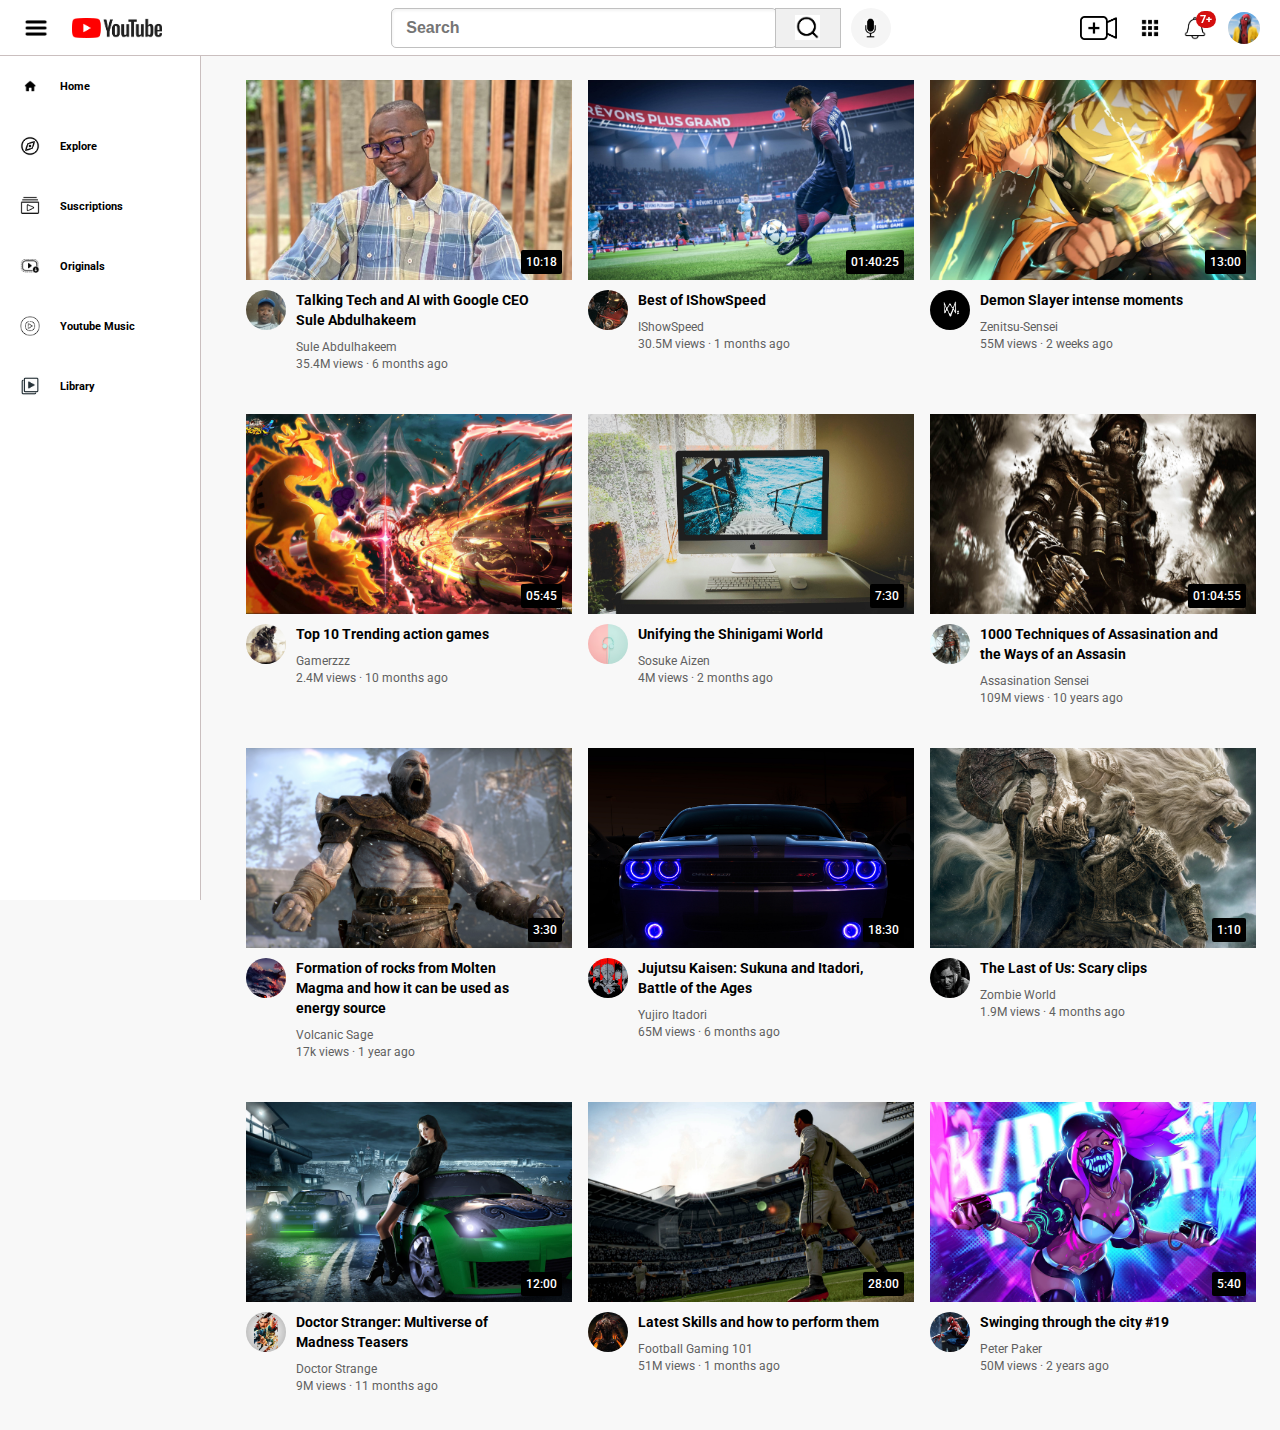
<file: index.html>
<!DOCTYPE html>
<html>
  <head>
    <title>Youtube.com</title>
    <link rel="stylesheet" href="/index.css">
    <link rel="preconnect" href="https://fonts.googleapis.com">
  <link rel="preconnect" href="https://fonts.gstatic.com" crossorigin>
  <link href="https://fonts.googleapis.com/css2?family=Roboto:ital,wght@0,100;0,300;0,400;0,500;0,700;0,900;1,100;1,300;1,400;1,500;1,700;1,900&display=swap" rel="stylesheet">
  </head>
  <body>
    <header class="header">
      <div class="left-section">
        <img class="hamburger-menu" src="/hamburger menu download.png">
        <img class="youtube-logo" src="/youtube icon download (1).png">
      </div>
      <div class="middle-section">
        <input class="search-bar" type="text" placeholder=" Search">
        <button class="search-button">
          <img class="search-icon" src="/search download (1).png">
          <div class="tooltips1">Search</div>
        </button>
        <button class="voice-search-button">
          <img class="voice-search-icon" src="/reocrder download (1).png">
          <div class="tooltips1">Search with your voice</div>
        </button>
      </div>
      <div class="right-section">
        <div class="upload-icon-container">
          <img class="upload-icon" src="/add video download (1).png">
          <div class="tooltips">Create</div>
        </div> 
        <div class="upload-icon-container">
          <img class="upload-icon" src="/google-apps- download (1).png">
          <div class="tooltips">YouTube apps</div>
        </div>
        <div class="upload-icon-container">
          <img class="upload-icon" src="/notification download (1).png">
          <div style="
          background-color: rgb(212, 14, 14);
          color: white;
          border-radius:  10px;
          font-family: Roboto, Georgia;
          font-size: 11px;
          font-weight: bold;
          padding-inline: 4px;
          padding-block: 2px;
          position: absolute;
          top: -5px;
          right: -5px;
          ">7+</div>
          <div class="tooltips">Notifications</div>
        </div>
        <img class="current-user-picture" src="/wallpaperflare.com_wallpaper 2.jpg">
      </div>
    </header>
    <nav class="sidebar">
      <div class="sidebar-box">
        <img class="sidebar-icons" src="/home-icon.png">
        <div>Home</div>
      </div>
      <div class="sidebar-box">
        <img class="sidebar-icons" src="/explore-icon.jpeg">
        <div>Explore</div>
      </div>
      <div class="sidebar-box">
        <img class="sidebar-icons" src="/video- suscription-icon.png">
        <div>Suscriptions</div>
      </div>
      <div class="sidebar-box">
        <img class="sidebar-icons" src="/original-icon.png">
        <div>Originals</div>
      </div>
      <div class="sidebar-box">
        <img class="sidebar-icons" src="/youtube-music-icon.png">
        <div>Youtube Music</div>
      </div>
      <div class="sidebar-box">
        <img class="sidebar-icons" src="/library-icon.png">
        <div>Library</div>
      </div>
    </nav>

    <main>
      <div class="video-grid">
        <div class="video-preview">
          <div class="thumbnail-row">
            <img class="thumbnail" src="/WhatsApp Image.jpg">
            <div class="time-position">
              10:18
            </div>
          </div>
          <div class="video-info-grid">
            <div class="channel-picture">
              <img class="profile-picture" src="/IMG_8974.PNG">
              <div class="video-author-info">
                <div>
                  <img class="video-author-profile-picture" src="/IMG_8974.PNG">
                </div>
                <div>
                  <div>
                    <p class="video-author-name">Sule Abdulhakeem</p>
                  </div>
                  <div>
                    <p class="video-author-subscribers">80M subscribers</p>
                  </div>
                </div>
              </div>
            </div>
            <div class="video-info">
              <div>
                <p class="video-title">Talking Tech and AI with Google CEO Sule Abdulhakeem</p>
              </div>
              <div>
                <p class="video-author">Sule Abdulhakeem</p>
              </div>
              <div> 
                <p class="video-stats">35.4M views &#183; 6 months ago</p>
              </div>    
            </div>  
          </div>
        </div>
        <div class="video-preview">
          <div class="thumbnail-row">
            <img class="thumbnail" src="/1037.jpg">
            <div class="time-position">
              01:40:25
            </div>
          </div>
          <div class="video-info-grid">
            <div class="channel-picture">
              <img class="profile-picture" src="/011114.jpg">
              <div class="video-author-info">
                <div>
                  <img class="video-author-profile-picture" src="/011114.jpg">
                </div>
                <div>
                  <div>
                    <p class="video-author-name">IShowSpeed</p>
                  </div>
                  <div>
                    <p class="video-author-subscribers">45M subscribers</p>
                  </div>
                </div>
              </div>
            </div>
            <div class="video-info">
              <div>
                <p class="video-title">Best of IShowSpeed</p>
              </div>
              <div>
                <p class="video-author">IShowSpeed</p>
              </div>
              <div> 
                <p class="video-stats">30.5M views &#183; 1 months ago</p>
              </div>    
            </div>  
          </div>
        </div>
        <div class="video-preview">
          <div class="thumbnail-row">
            <img class="thumbnail" src="/1236.jpg">
            <div class="time-position">
              13:00
            </div>
          </div>
          <div class="video-info-grid">
            <div class="channel-picture">
              <img class="profile-picture" src="/863049.jpg">
              <div class="video-author-info">
                <div>
                  <img class="video-author-profile-picture" src="/863049.jpg">
                </div>
                <div>
                  <div>
                    <p class="video-author-name">Zenitsu-Sensei</p>
                  </div>
                  <div>
                    <p class="video-author-subscribers">5M subscribers</p>
                  </div>
                </div>
              </div>
            </div>
            <div class="video-info">
              <div>
                <p class="video-title">Demon Slayer intense moments</p>
              </div>
              <div>
                <p class="video-author">Zenitsu-Sensei</p>
              </div>
              <div> 
                <p class="video-stats">55M views &#183; 2 weeks ago</p>
              </div>    
            </div>  
          </div>
        </div>
        <div class="video-preview">
          <div class="thumbnail-row">
            <img class="thumbnail" src="/678440.jpg">
            <div class="time-position">
              05:45
            </div>
          </div>
          <div class="video-info-grid">
            <div class="channel-picture">
              <img class="profile-picture" src="/cod (3).jpg">
              <div class="video-author-info">
                <div>
                  <img class="video-author-profile-picture" src="/cod (3).jpg">
                </div>
                <div>
                  <div>
                    <p class="video-author-name">Gamerzzz</p>
                  </div>
                  <div>
                    <p class="video-author-subscribers">35M subscribers</p>
                  </div>
                </div>
              </div>
            </div>
            <div class="video-info">
              <div>
                <p class="video-title">Top 10 Trending action games</p>
              </div>
              <div>
                <p class="video-author">Gamerzzz</p>
              </div>
              <div> 
                <p class="video-stats">2.4M views &#183; 10 months ago</p>
              </div>    
            </div>  
          </div>
        </div>
        <div class="video-preview">
          <div class="thumbnail-row">
            <img class="thumbnail" src="/pexels-hangphe-2661929.jpg">
            <div class="time-position">
              7:30
            </div>
          </div>
          <div class="video-info-grid">
            <div class="channel-picture">
              <img class="profile-picture" src="/pexels-moose-photos-1037992.jpg">
              <div class="video-author-info">
                <div>
                  <img class="video-author-profile-picture" src="/pexels-moose-photos-1037992.jpg">
                </div>
                <div>
                  <div>
                    <p class="video-author-name">Sosuke Aizen</p>
                  </div>
                  <div>
                    <p class="video-author-subscribers">7.5M subscribers</p>
                  </div>
                </div>
              </div>
            </div>
            <div class="video-info">
              <div>
                <p class="video-title">Unifying the Shinigami World</p>
              </div>
              <div>
                <p class="video-author">Sosuke Aizen</p>
              </div>
              <div> 
                <p class="video-stats">4M views &#183; 2 months ago</p>
              </div>    
            </div>  
          </div>
        </div>
        <div class="video-preview">
          <div class="thumbnail-row">
            <img class="thumbnail" src="/602005.jpg">
            <div class="time-position">
              01:04:55
            </div>
          </div>
          <div class="video-info-grid">
            <div class="channel-picture">
              <img class="profile-picture" src="/419787.jpg">
              <div class="video-author-info">
                <div>
                  <img class="video-author-profile-picture" src="/419787.jpg">
                </div>
                <div>
                  <div>
                    <p class="video-author-name">Assasination Sensei</p>
                  </div>
                  <div>
                    <p class="video-author-subscribers">205M subscribers</p>
                  </div>
                </div>
              </div>
            </div>
            <div class="video-info">
              <div>
                <p class="video-title">1000 Techniques of Assasination and the Ways of an Assasin </p>
              </div>
              <div>
                <p class="video-author">Assasination Sensei</p>
              </div>
              <div>
                <p class="video-stats">109M views &#183; 10 years ago</p>
              </div>
            </div>
          </div>
        </div>
        <div class="video-preview">
          <div class="thumbnail-row">
            <img class="thumbnail" src="/716163.png">
            <div class="time-position">
              3:30
            </div>
          </div>
          <div class="video-info-grid">
            <div class="channel-picture">
              <img class="profile-picture" src="/9.jpg">
              <div class="video-author-info">
                <div>
                  <img class="video-author-profile-picture" src="/9.jpg">
                </div>
                <div>
                  <div>
                    <p class="video-author-name">Volcanic Sage</p>
                  </div>
                  <div>
                    <p class="video-author-subscribers">5.5M subscribers</p>
                  </div>
                </div>
              </div>
            </div>
            <div class="video-info">
              <div>
                <p class="video-title">Formation of rocks from Molten Magma and how it can be used as energy source</p>
              </div>
              <div>
                <p class="video-author">Volcanic Sage</p>
              </div>
              <div> 
                <p class="video-stats">17k views &#183; 1 year ago</p>
              </div>    
            </div>  
          </div>
        </div>
        <div class="video-preview">
          <div class="thumbnail-row">
            <img class="thumbnail" src="/13.jpg">
            <div class="time-position">
              18:30
            </div>
          </div>
          <div class="video-info-grid">
            <div class="channel-picture">
              <img class="profile-picture" src="/1.jpg">
              <div class="video-author-info">
                <div>
                  <img class="video-author-profile-picture" src="/1.jpg">
                </div>
                <div>
                  <div>
                    <p class="video-author-name">Yujiro Itadori</p>
                  </div>
                  <div>
                    <p class="video-author-subscribers">77.7M subscribers</p>
                  </div>
                </div>
              </div>
            </div>
            <div class="video-info">
              <div>
                <p class="video-title">Jujutsu Kaisen: Sukuna and Itadori, Battle of the Ages</p>
              </div>
              <div>
                <p class="video-author">Yujiro Itadori</p>
              </div>
              <div> 
                <p class="video-stats">65M views &#183; 6 months ago</p>
              </div>    
            </div>  
          </div>
        </div>
        <div class="video-preview">
          <div class="thumbnail-row">
            <img class="thumbnail" src="/105.jpg">
            <div class="time-position">
              1:10
            </div>
          </div>
          <div class="video-info-grid">
            <div class="channel-picture">
              <img class="profile-picture" src="/1148017.png">
              <div class="video-author-info">
                <div>
                  <img class="video-author-profile-picture" src="/1148017.png">
                </div>
                <div>
                  <div>
                    <p class="video-author-name">Zombie World</p>
                  </div>
                  <div>
                    <p class="video-author-subscribers">750K subscribers</p>
                  </div>
                </div>
              </div>
            </div>
            <div class="video-info">
              <div>
                <p class="video-title">The Last of Us: Scary clips</p>
              </div>
              <div>
                <p class="video-author">Zombie World</p>
              </div>
              <div>
                <p class="video-stats">1.9M views &#183; 4 months ago</p>
              </div>
            </div>
          </div>
        </div>
        <div class="video-preview">
          <div class="thumbnail-row">
            <img class="thumbnail" src="/91081.jpg">
            <div class="time-position">
              12:00
            </div>
          </div>
          <div class="video-info-grid">
            <div class="channel-picture">
              <img class="profile-picture" src="/011117.jpg">
              <div class="video-author-info">
                <div>
                  <img class="video-author-profile-picture" src="/011117.jpg">
                </div>
                <div>
                  <div>
                    <p class="video-author-name">Doctor Strange</p>
                  </div>
                  <div>
                    <p class="video-author-subscribers">21M subscribers</p>
                  </div>
                </div>
              </div>
            </div>
            <div class="video-info">
              <div>
                <p class="video-title">Doctor Stranger: Multiverse of Madness Teasers</p>
              </div>
              <div>
                <p class="video-author">Doctor Strange</p>
              </div>
              <div>
                <p class="video-stats">9M views &#183; 11 months ago</p>
              </div>
            </div>
          </div>
        </div>
        <div class="video-preview">
          <div class="thumbnail-row">
            <img class="thumbnail" src="/881644.jpg">
            <div class="time-position">
              28:00
            </div>
          </div>
          <div class="video-info-grid">
            <div class="channel-picture">
              <img class="profile-picture" src="/1103419.jpg">
              <div class="video-author-info">
                <div>
                  <img class="video-author-profile-picture" src="/1103419.jpg">
                </div>
                <div>
                  <div>
                    <p class="video-author-name">Football Gaming 101</p>
                  </div>
                  <div>
                    <p class="video-author-subscribers">69M subscribers</p>
                  </div>
                </div>
              </div>
            </div>
            <div class="video-info">
              <div>
                <p class="video-title">Latest Skills and how to perform them</p>
              </div>
              <div>
                <p class="video-author">Football Gaming 101</p>
              </div>
              <div>
                <p class="video-stats">51M views &#183; 1 months ago</p>
              </div>
            </div>
          </div>
        </div>
        <div class="video-preview">
          <div class="thumbnail-row">
            <img class="thumbnail" src="/1022.jpg">
            <div class="time-position">
              5:40
            </div>
          </div>
          <div class="video-info-grid">
            <div class="channel-picture">
              <img class="profile-picture" src="/1026.jpg">
              <div class="video-author-info">
                <div>
                  <img class="video-author-profile-picture" src="/1026.jpg">
                </div>
                <div>
                  <div>
                    <p class="video-author-name">Peter Paker</p>
                  </div>
                  <div>
                    <p class="video-author-subscribers">30.8M subscribers</p>
                  </div>
                </div>
              </div>
            </div>
            <div class="video-info">
              <div>
                <p class="video-title">Swinging through the city #19</p>
              </div>
              <div>
                <p class="video-author">Peter Paker</p>
              </div>
              <div>
                <p class="video-stats">50M views &#183; 2 years ago</p>
              </div>
            </div>
          </div>
        </div>
      </div>
    </main>    
  </body>
</html>
</file>
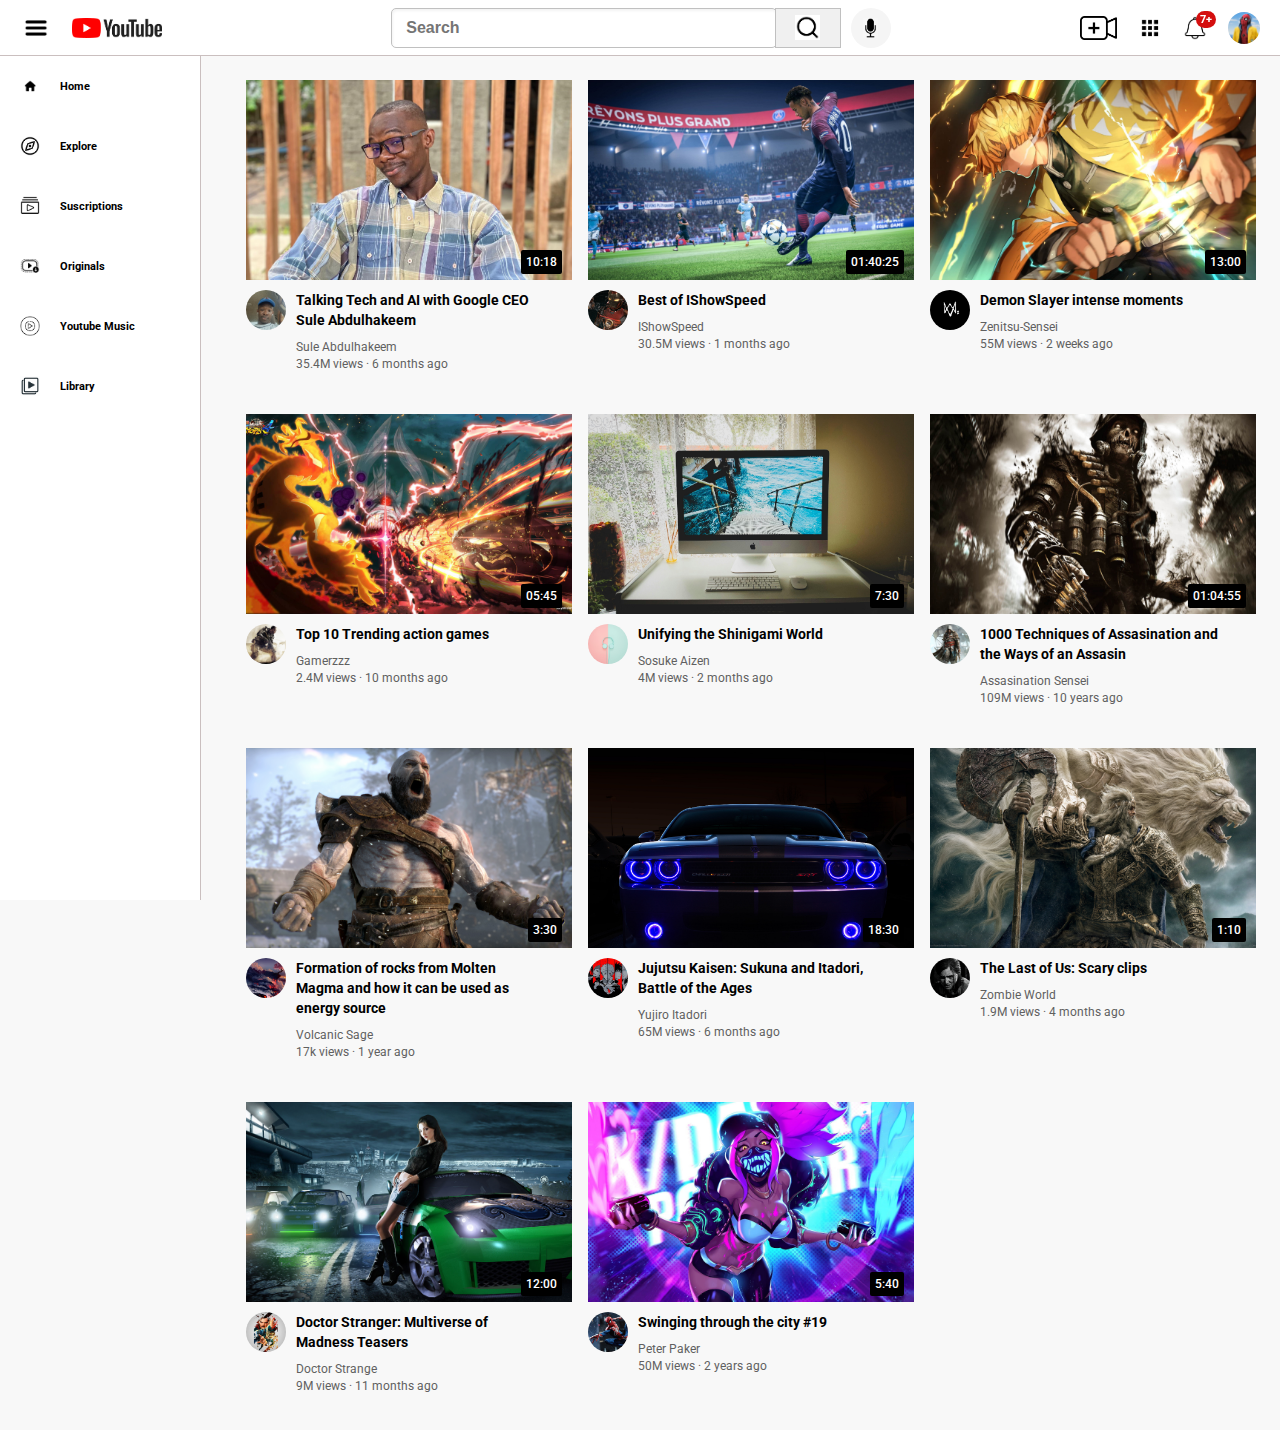
<file: pictures-trial.html>
<!DOCTYPE html>
<html>
  <head>
    <title>Youtube.com</title>
    <link rel="stylesheet" href="pictures-trial.css">
    <link rel="preconnect" href="https://fonts.googleapis.com">
  <link rel="preconnect" href="https://fonts.gstatic.com" crossorigin>
  <link href="https://fonts.googleapis.com/css2?family=Roboto:ital,wght@0,100;0,300;0,400;0,500;0,700;0,900;1,100;1,300;1,400;1,500;1,700;1,900&display=swap" rel="stylesheet">
  </head>
  <body>
    <header class="header">
      <div class="left-section">
        <img class="hamburger-menu" src="/hamburger menu download.png">
        <img class="youtube-logo" src="/youtube icon download (1).png">
      </div>
      <div class="middle-section">
        <input class="search-bar" type="text" placeholder=" Search">
        <button class="search-button">
          <img class="search-icon" src="/search download (1).png">
          <div class="tooltips1">Search</div>
        </button>
        <button class="voice-search-button">
          <img class="voice-search-icon" src="/reocrder download (1).png">
          <div class="tooltips1">Search with your voice</div>
        </button>
      </div>
      <div class="right-section">
        <div class="upload-icon-container">
          <img class="upload-icon" src="/add video download (1).png">
          <div class="tooltips">Create</div>
        </div> 
        <div class="upload-icon-container">
          <img class="upload-icon" src="/google-apps- download (1).png">
          <div class="tooltips">YouTube apps</div>
        </div>
        <div class="upload-icon-container">
          <img class="upload-icon" src="/notification download (1).png">
          <div style="
          background-color: rgb(212, 14, 14);
          color: white;
          border-radius:  10px;
          font-family: Roboto, Georgia;
          font-size: 11px;
          font-weight: bold;
          padding-inline: 4px;
          padding-block: 2px;
          position: absolute;
          top: -5px;
          right: -5px;
          ">7+</div>
          <div class="tooltips">Notifications</div>
        </div>
        <img class="current-user-picture" src="/wallpaperflare.com_wallpaper 2.jpg">
      </div>
    </header>
    <nav class="sidebar">
      <div class="sidebar-box">
        <img class="sidebar-icons" src="/home-icon.png">
        <div>Home</div>
      </div>
      <div class="sidebar-box">
        <img class="sidebar-icons" src="/explore-icon.jpeg">
        <div>Explore</div>
      </div>
      <div class="sidebar-box">
        <img class="sidebar-icons" src="/video- suscription-icon.png">
        <div>Suscriptions</div>
      </div>
      <div class="sidebar-box">
        <img class="sidebar-icons" src="/original-icon.png">
        <div>Originals</div>
      </div>
      <div class="sidebar-box">
        <img class="sidebar-icons" src="/youtube-music-icon.png">
        <div>Youtube Music</div>
      </div>
      <div class="sidebar-box">
        <img class="sidebar-icons" src="/library-icon.png">
        <div>Library</div>
      </div>
    </nav>

    <main>
      <div class="video-grid">
        <div class="video-preview">
          <div class="thumbnail-row">
            <img class="thumbnail" src="/WhatsApp Image.jpg">
            <div class="time-position">
              10:18
            </div>
          </div>
          <div class="video-info-grid">
            <div class="channel-picture">
              <img class="profile-picture" src="/IMG_8974.PNG">
              <div class="video-author-info">
                <div>
                  <img class="video-author-profile-picture" src="/IMG_8974.PNG">
                </div>
                <div>
                  <div>
                    <p class="video-author-name">Sule Abdulhakeem</p>
                  </div>
                  <div>
                    <p class="video-author-subscribers">80M subscribers</p>
                  </div>
                </div>
              </div>
            </div>
            <div class="video-info">
              <div>
                <p class="video-title">Talking Tech and AI with Google CEO Sule Abdulhakeem</p>
              </div>
              <div>
                <p class="video-author">Sule Abdulhakeem</p>
              </div>
              <div> 
                <p class="video-stats">35.4M views &#183; 6 months ago</p>
              </div>    
            </div>  
          </div>
        </div>
        <div class="video-preview">
          <div class="thumbnail-row">
            <img class="thumbnail" src="/1037.jpg">
            <div class="time-position">
              01:40:25
            </div>
          </div>
          <div class="video-info-grid">
            <div class="channel-picture">
              <img class="profile-picture" src="/011114.jpg">
              <div class="video-author-info">
                <div>
                  <img class="video-author-profile-picture" src="/011114.jpg">
                </div>
                <div>
                  <div>
                    <p class="video-author-name">IShowSpeed</p>
                  </div>
                  <div>
                    <p class="video-author-subscribers">45M subscribers</p>
                  </div>
                </div>
              </div>
            </div>
            <div class="video-info">
              <div>
                <p class="video-title">Best of IShowSpeed</p>
              </div>
              <div>
                <p class="video-author">IShowSpeed</p>
              </div>
              <div> 
                <p class="video-stats">30.5M views &#183; 1 months ago</p>
              </div>    
            </div>  
          </div>
        </div>
        <div class="video-preview">
          <div class="thumbnail-row">
            <img class="thumbnail" src="/1236.jpg">
            <div class="time-position">
              13:00
            </div>
          </div>
          <div class="video-info-grid">
            <div class="channel-picture">
              <img class="profile-picture" src="/863049.jpg">
              <div class="video-author-info">
                <div>
                  <img class="video-author-profile-picture" src="/863049.jpg">
                </div>
                <div>
                  <div>
                    <p class="video-author-name">Zenitsu-Sensei</p>
                  </div>
                  <div>
                    <p class="video-author-subscribers">5M subscribers</p>
                  </div>
                </div>
              </div>
            </div>
            <div class="video-info">
              <div>
                <p class="video-title">Demon Slayer intense moments</p>
              </div>
              <div>
                <p class="video-author">Zenitsu-Sensei</p>
              </div>
              <div> 
                <p class="video-stats">55M views &#183; 2 weeks ago</p>
              </div>    
            </div>  
          </div>
        </div>
        <div class="video-preview">
          <div class="thumbnail-row">
            <img class="thumbnail" src="/678440.jpg">
            <div class="time-position">
              05:45
            </div>
          </div>
          <div class="video-info-grid">
            <div class="channel-picture">
              <img class="profile-picture" src="/cod (3).jpg">
              <div class="video-author-info">
                <div>
                  <img class="video-author-profile-picture" src="/cod (3).jpg">
                </div>
                <div>
                  <div>
                    <p class="video-author-name">Gamerzzz</p>
                  </div>
                  <div>
                    <p class="video-author-subscribers">35M subscribers</p>
                  </div>
                </div>
              </div>
            </div>
            <div class="video-info">
              <div>
                <p class="video-title">Top 10 Trending action games</p>
              </div>
              <div>
                <p class="video-author">Gamerzzz</p>
              </div>
              <div> 
                <p class="video-stats">2.4M views &#183; 10 months ago</p>
              </div>    
            </div>  
          </div>
        </div>
        <div class="video-preview">
          <div class="thumbnail-row">
            <img class="thumbnail" src="/pexels-hangphe-2661929.jpg">
            <div class="time-position">
              7:30
            </div>
          </div>
          <div class="video-info-grid">
            <div class="channel-picture">
              <img class="profile-picture" src="/pexels-moose-photos-1037992.jpg">
              <div class="video-author-info">
                <div>
                  <img class="video-author-profile-picture" src="/pexels-moose-photos-1037992.jpg">
                </div>
                <div>
                  <div>
                    <p class="video-author-name">Sosuke Aizen</p>
                  </div>
                  <div>
                    <p class="video-author-subscribers">7.5M subscribers</p>
                  </div>
                </div>
              </div>
            </div>
            <div class="video-info">
              <div>
                <p class="video-title">Unifying the Shinigami World</p>
              </div>
              <div>
                <p class="video-author">Sosuke Aizen</p>
              </div>
              <div> 
                <p class="video-stats">4M views &#183; 2 months ago</p>
              </div>    
            </div>  
          </div>
        </div>
        <div class="video-preview">
          <div class="thumbnail-row">
            <img class="thumbnail" src="/602005.jpg">
            <div class="time-position">
              01:04:55
            </div>
          </div>
          <div class="video-info-grid">
            <div class="channel-picture">
              <img class="profile-picture" src="/419787.jpg">
              <div class="video-author-info">
                <div>
                  <img class="video-author-profile-picture" src="/419787.jpg">
                </div>
                <div>
                  <div>
                    <p class="video-author-name">Assasination Sensei</p>
                  </div>
                  <div>
                    <p class="video-author-subscribers">205M subscribers</p>
                  </div>
                </div>
              </div>
            </div>
            <div class="video-info">
              <div>
                <p class="video-title">1000 Techniques of Assasination and the Ways of an Assasin </p>
              </div>
              <div>
                <p class="video-author">Assasination Sensei</p>
              </div>
              <div>
                <p class="video-stats">109M views &#183; 10 years ago</p>
              </div>
            </div>
          </div>
        </div>
        <div class="video-preview">
          <div class="thumbnail-row">
            <img class="thumbnail" src="/716163.png">
            <div class="time-position">
              3:30
            </div>
          </div>
          <div class="video-info-grid">
            <div class="channel-picture">
              <img class="profile-picture" src="/9.jpg">
              <div class="video-author-info">
                <div>
                  <img class="video-author-profile-picture" src="/9.jpg">
                </div>
                <div>
                  <div>
                    <p class="video-author-name">Volcanic Sage</p>
                  </div>
                  <div>
                    <p class="video-author-subscribers">5.5M subscribers</p>
                  </div>
                </div>
              </div>
            </div>
            <div class="video-info">
              <div>
                <p class="video-title">Formation of rocks from Molten Magma and how it can be used as energy source</p>
              </div>
              <div>
                <p class="video-author">Volcanic Sage</p>
              </div>
              <div> 
                <p class="video-stats">17k views &#183; 1 year ago</p>
              </div>    
            </div>  
          </div>
        </div>
        <div class="video-preview">
          <div class="thumbnail-row">
            <img class="thumbnail" src="/13.jpg">
            <div class="time-position">
              18:30
            </div>
          </div>
          <div class="video-info-grid">
            <div class="channel-picture">
              <img class="profile-picture" src="/1.jpg">
              <div class="video-author-info">
                <div>
                  <img class="video-author-profile-picture" src="/1.jpg">
                </div>
                <div>
                  <div>
                    <p class="video-author-name">Yujiro Itadori</p>
                  </div>
                  <div>
                    <p class="video-author-subscribers">77.7M subscribers</p>
                  </div>
                </div>
              </div>
            </div>
            <div class="video-info">
              <div>
                <p class="video-title">Jujutsu Kaisen: Sukuna and Itadori, Battle of the Ages</p>
              </div>
              <div>
                <p class="video-author">Yujiro Itadori</p>
              </div>
              <div> 
                <p class="video-stats">65M views &#183; 6 months ago</p>
              </div>    
            </div>  
          </div>
        </div>
        <div class="video-preview">
          <div class="thumbnail-row">
            <img class="thumbnail" src="/105.jpg">
            <div class="time-position">
              1:10
            </div>
          </div>
          <div class="video-info-grid">
            <div class="channel-picture">
              <img class="profile-picture" src="/1148017.png">
              <div class="video-author-info">
                <div>
                  <img class="video-author-profile-picture" src="/1148017.png">
                </div>
                <div>
                  <div>
                    <p class="video-author-name">Zombie World</p>
                  </div>
                  <div>
                    <p class="video-author-subscribers">750K subscribers</p>
                  </div>
                </div>
              </div>
            </div>
            <div class="video-info">
              <div>
                <p class="video-title">The Last of Us: Scary clips</p>
              </div>
              <div>
                <p class="video-author">Zombie World</p>
              </div>
              <div>
                <p class="video-stats">1.9M views &#183; 4 months ago</p>
              </div>
            </div>
          </div>
        </div>
        <div class="video-preview">
          <div class="thumbnail-row">
            <img class="thumbnail" src="/91081.jpg">
            <div class="time-position">
              12:00
            </div>
          </div>
          <div class="video-info-grid">
            <div class="channel-picture">
              <img class="profile-picture" src="/011117.jpg">
              <div class="video-author-info">
                <div>
                  <img class="video-author-profile-picture" src="/011117.jpg">
                </div>
                <div>
                  <div>
                    <p class="video-author-name">Doctor Strange</p>
                  </div>
                  <div>
                    <p class="video-author-subscribers">21M subscribers</p>
                  </div>
                </div>
              </div>
            </div>
            <div class="video-info">
              <div>
                <p class="video-title">Doctor Stranger: Multiverse of Madness Teasers</p>
              </div>
              <div>
                <p class="video-author">Doctor Strange</p>
              </div>
              <div>
                <p class="video-stats">9M views &#183; 11 months ago</p>
              </div>
            </div>
          </div>
        </div>
        <div class="video-preview">
          <div class="thumbnail-row">
            <img class="thumbnail" src="/1022.jpg">
            <div class="time-position">
              5:40
            </div>
          </div>
          <div class="video-info-grid">
            <div class="channel-picture">
              <img class="profile-picture" src="/1026.jpg">
              <div class="video-author-info">
                <div>
                  <img class="video-author-profile-picture" src="/1026.jpg">
                </div>
                <div>
                  <div>
                    <p class="video-author-name">Peter Paker</p>
                  </div>
                  <div>
                    <p class="video-author-subscribers">30.8M subscribers</p>
                  </div>
                </div>
              </div>
            </div>
            <div class="video-info">
              <div>
                <p class="video-title">Swinging through the city #19</p>
              </div>
              <div>
                <p class="video-author">Peter Paker</p>
              </div>
              <div>
                <p class="video-stats">50M views &#183; 2 years ago</p>
              </div>
            </div>
          </div>
        </div>
      </div>
    </main>    
  </body>
</html>
</file>
<file: index.css>
p{
  font-family: Roboto, Georgia;
}
body{
  /* this style below will be inherited*/
  font-family: Roboto, Georgia;
  margin: 0px;
  padding-top: 80px;
  padding-left: 96px;
  padding-right: 24px;
  background-color: rgba(248, 248, 248);
}
@media(max-width:1200px){
  .sidebar{
    background-color: white;
    display: flex;
    flex-direction: column;
    position: fixed;
    left: 0;
    bottom: 0;
    top: 56px;
    width: 72px;
    border-right: 1px solid #c4b8b8e5;
    z-index: 1;
  }
  .sidebar-box{
    height: 91px;
    display: flex;
    flex-direction: column;
    justify-content: center;
    align-items: center;
    text-align: center;
    color: black;
    font-size: 11px;
    font-weight: bold;
  }
  .sidebar-box:hover{
    background-color: lightgray;
    cursor: pointer;
  }
  .sidebar-icons{
    height: 30px;
    margin-bottom: 4px;
  }
}
@media(min-width:1200.1px){
  .sidebar{
    background-color: white;
    display: flex;
    flex-direction: column;
    position: fixed;
    left: 0;
    bottom: 0;
    top: 56px;
    width: 200px;
    border-right: 1px solid #c4b8b8e5;
    z-index: 1;
  }
  .sidebar-box{
    height: 60px;
    display: flex;
    flex-direction: row;
    align-items: center;
    color: black;
    font-size: 11px;
    font-weight: bold;
  }
  .sidebar-box:hover{
    background-color: lightgray;
    cursor: pointer;
  }
  .sidebar-icons{
    height: 20px;
    margin: 0px 20px;
  }
  @media (min-width: 1200.1px) {
    .video-grid{
      grid-template-columns: 1fr 1fr 1fr;
    }
  }
}
.thumbnail{
  width: 100%;
  height: 200px;
  object-fit: cover;
}
.header{
  background-color: white;
  height: 55px;
  width: 100% ;
  display: flex;
  flex-direction: row;
  justify-content: space-between;
  align-items: center;
  position: fixed;
  top: 0 ;
  left: 0;
  right: 0;
  border-bottom: 1px solid #c4b8b8e5;
  z-index: 1;
}
.left-section{
  display: flex;
  align-items: center;
}
.middle-section{
  flex: 1;
  margin-right: 30px;
  margin-left: 70px;
  max-width: 500px;
  display:flex;
}
.right-section{
  width: 180px;
  margin-right: 20px;
  display: flex;
  justify-content: space-between;
  align-items: center;
  flex-shrink: 0;
}
.youtube-logo{
  height: 20px;
}
.hamburger-menu{
  height: 24px;
  margin: 0px 24px;
}
.upload-icon{
  height: 24px;
  margin-right: 4px;
}
.current-user-picture{
  height: 32px;
  width: 32px;
  border-radius: 16px;
  object-fit: cover;
}
.hamburger-menu:hover,.upload-icon:hover,.current-user-picture:hover{
  background-color: lightgray;
}
.video-grid{
  display: grid;
  grid-template-columns: 1fr 1fr 1fr 1fr;
  column-gap: 16px;
  row-gap: 40px;
}
@media (min-width: 1000px) and (max-width:1200px) {
  .video-grid{
    grid-template-columns: 1fr 1fr 1fr 1fr;
  }
}
@media (min-width: 751px) and (max-width: 999px) {
  .video-grid{
    grid-template-columns: 1fr 1fr 1fr;
  }
}
@media (max-width: 750px) {
  .video-grid{
    grid-template-columns: 1fr 1fr;
  }
}
@media(min-width:1200.1px){
  .video-grid{
    grid-template-columns: 1fr 1fr 1fr;
    margin-left: 150px
  }
}
.time-position{
  background-color:black;
  padding: 5px;
  color: white;
  position: absolute;
  right: 10px;
  bottom: 10px;
  font-size: 12px;
  font-weight: 500;
  border-radius: 2px;
}
.search-bar{
  width: 0px;
  height: 36px;
  flex: 1;
  padding-left: 10px;
  font-weight: bold;
  font-size: 16px;
  border-color: rgb(192, 192, 192);
  border-width: 1px;
  border-style: solid;
  border-radius: 5px;
  box-shadow: inset 1px 2px 3px rgba(0, 0, 0, 0.05);
}
.search-bar::placeholder{
  font-size: 16px;
}
.search-button{
  width: 66px;
  height: 40px;
  background-color: rgb(240, 240, 240);
  border: 1px solid rgba(192, 192, 192);
  margin-right: 10px;
  margin-left: -2px;
  display: flex;
  justify-content: center;
  align-items: center;
  position: relative;
}
.search-icon{
  height: 25px;
  background-color: rgb(240, 240, 240);
}
.voice-search-button{
  height: 40px;
  width: 40px;
  border-radius: 20px;
  border: none;
  background-color: rgb(245, 245, 245);
  display: flex;
  justify-content: center;
  align-items: center;
  position: relative;
}
.voice-search-icon{
  height: 20px;
}
.thumbnail-row{
  margin-bottom: 6px;
  position: relative;
}
.video-info-grid{
  display: grid;
  grid-template-columns: 40px 1fr;
}
.channel-picture{
  vertical-align: top;
  position: relative;
}
.channel-picture:hover{
  cursor: pointer;
}
.video-info{
  padding-left: 10px;
}
.profile-picture{
  height: 40px;
  width: 40px;
  object-fit: cover;
  border-radius: 50px;
}
.search-button .tooltips1, .voice-search-button .tooltips1{
  background-color: black;
  color: white;
  padding: 4px;
  border-radius: 2px;
  font-size: 11px;
  font-weight: 400;
  position: absolute;
  bottom: -29px;
  opacity: 0;
  transition: opacity 0.15s;
  pointer-events: none;
  white-space: nowrap;
}
.search-button:hover .tooltips1, .voice-search-button:hover .tooltips1 {
  opacity: 1;
}
.upload-icon-container{
  position: relative;
  display: flex;
  justify-content: center;
  align-items: center;
}
.upload-icon-container .tooltips{
  background-color: black;
  color: white;
  padding: 4px;
  border-radius: 2px;
  font-size: 11px;
  font-weight: 400;
  position: absolute;
  bottom: -35px;
  opacity: 0;
  transition: opacity 0.15s;
  pointer-events: none;
  white-space: nowrap;
}
.upload-icon-container:hover .tooltips{
  opacity: 1;
}
.video-title{
  margin: 0;
  margin-bottom: 10px;
  width: 250px;
  font-size: 14px;
  font-weight: bold;
  line-height: 20px;
}
.video-author-name{
  margin: 0;
  margin: 5px 0px;
  width: 250px;
  font-size: 16px;
  font-weight: bold;
}
.video-author,.video-stats,.video-author-subscribers{
  margin: 0;
  margin-bottom: 3px;
  font-size: 12px;
  color: rgb(96, 96, 96);
  white-space: nowrap;
}
.channel-picture .video-author-info{
  width: 230px;
  display: flex;
  flex-direction: row;
  background-color: white;
  padding: 10px 0px 10px 10px;
  position: absolute;
  border-radius: 10px;
  opacity: 0;
  transition: opacity 0.15s;
  pointer-events: none;
}
.channel-picture:hover .video-author-info{
  opacity: 1;
}
.video-author-profile-picture{
  height: 50px;
  width: 50px;
  object-fit: cover;
  border-radius: 50px;
  margin-right: 10px;
}

.image2{
  width: 200px;
  border-radius: 5px;
  margin: 15px;
}
.image3{
  width: 115px;
  height: 115px;
  object-position: center;
  margin: 15px;
}
.image4{
  width: 115px;
  height: 115px;
  object-position: center;
  border-radius: 60px;
  margin: 15px;
}
</file>
<file: pictures-trial.css>
p{
  font-family: Roboto, Georgia;
}
body{
  /* this style below will be inherited*/
  font-family: Roboto, Georgia;
  margin: 0px;
  padding-top: 80px;
  padding-left: 96px;
  padding-right: 24px;
  background-color: rgba(248, 248, 248);
}
@media(max-width:1200px){
  .sidebar{
    background-color: white;
    display: flex;
    flex-direction: column;
    position: fixed;
    left: 0;
    bottom: 0;
    top: 56px;
    width: 72px;
    border-right: 1px solid #c4b8b8e5;
    z-index: 1;
  }
  .sidebar-box{
    height: 91px;
    display: flex;
    flex-direction: column;
    justify-content: center;
    align-items: center;
    text-align: center;
    color: black;
    font-size: 11px;
    font-weight: bold;
  }
  .sidebar-box:hover{
    background-color: lightgray;
    cursor: pointer;
  }
  .sidebar-icons{
    height: 30px;
    margin-bottom: 4px;
  }
}
@media(min-width:1200.1px){
  .sidebar{
    background-color: white;
    display: flex;
    flex-direction: column;
    position: fixed;
    left: 0;
    bottom: 0;
    top: 56px;
    width: 200px;
    border-right: 1px solid #c4b8b8e5;
    z-index: 1;
  }
  .sidebar-box{
    height: 60px;
    display: flex;
    flex-direction: row;
    align-items: center;
    color: black;
    font-size: 11px;
    font-weight: bold;
  }
  .sidebar-box:hover{
    background-color: lightgray;
    cursor: pointer;
  }
  .sidebar-icons{
    height: 20px;
    margin: 0px 20px;
  }
  @media (min-width: 1200.1px) {
    .video-grid{
      grid-template-columns: 1fr 1fr 1fr;
    }
  }
}
.thumbnail{
  width: 100%;
  height: 200px;
  object-fit: cover;
}
.header{
  background-color: white;
  height: 55px;
  width: 100% ;
  display: flex;
  flex-direction: row;
  justify-content: space-between;
  align-items: center;
  position: fixed;
  top: 0 ;
  left: 0;
  right: 0;
  border-bottom: 1px solid #c4b8b8e5;
  z-index: 1;
}
.left-section{
  display: flex;
  align-items: center;
}
.middle-section{
  flex: 1;
  margin-right: 30px;
  margin-left: 70px;
  max-width: 500px;
  display:flex;
}
.right-section{
  width: 180px;
  margin-right: 20px;
  display: flex;
  justify-content: space-between;
  align-items: center;
  flex-shrink: 0;
}
.youtube-logo{
  height: 20px;
}
.hamburger-menu{
  height: 24px;
  margin: 0px 24px;
}
.upload-icon{
  height: 24px;
  margin-right: 4px;
}
.current-user-picture{
  height: 32px;
  width: 32px;
  border-radius: 16px;
  object-fit: cover;
}
.hamburger-menu:hover,.upload-icon:hover,.current-user-picture:hover{
  background-color: lightgray;
}
.video-grid{
  display: grid;
  grid-template-columns: 1fr 1fr 1fr 1fr;
  column-gap: 16px;
  row-gap: 40px;
}
@media (min-width: 1000px) and (max-width:1200px) {
  .video-grid{
    grid-template-columns: 1fr 1fr 1fr 1fr;
  }
}
@media (min-width: 751px) and (max-width: 999px) {
  .video-grid{
    grid-template-columns: 1fr 1fr 1fr;
  }
}
@media (max-width: 750px) {
  .video-grid{
    grid-template-columns: 1fr 1fr;
  }
}
@media(min-width:1200.1px){
  .video-grid{
    grid-template-columns: 1fr 1fr 1fr;
    margin-left: 150px
  }
}
.time-position{
  background-color:black;
  padding: 5px;
  color: white;
  position: absolute;
  right: 10px;
  bottom: 10px;
  font-size: 12px;
  font-weight: 500;
  border-radius: 2px;
}
.search-bar{
  width: 0px;
  height: 36px;
  flex: 1;
  padding-left: 10px;
  font-weight: bold;
  font-size: 16px;
  border-color: rgb(192, 192, 192);
  border-width: 1px;
  border-style: solid;
  border-radius: 5px;
  box-shadow: inset 1px 2px 3px rgba(0, 0, 0, 0.05);
}
.search-bar::placeholder{
  font-size: 16px;
}
.search-button{
  width: 66px;
  height: 40px;
  background-color: rgb(240, 240, 240);
  border: 1px solid rgba(192, 192, 192);
  margin-right: 10px;
  margin-left: -2px;
  display: flex;
  justify-content: center;
  align-items: center;
  position: relative;
}
.search-icon{
  height: 25px;
  background-color: rgb(240, 240, 240);
}
.voice-search-button{
  height: 40px;
  width: 40px;
  border-radius: 20px;
  border: none;
  background-color: rgb(245, 245, 245);
  display: flex;
  justify-content: center;
  align-items: center;
  position: relative;
}
.voice-search-icon{
  height: 20px;
}
.thumbnail-row{
  margin-bottom: 6px;
  position: relative;
}
.video-info-grid{
  display: grid;
  grid-template-columns: 40px 1fr;
}
.channel-picture{
  vertical-align: top;
  position: relative;
}
.channel-picture:hover{
  cursor: pointer;
}
.video-info{
  padding-left: 10px;
}
.profile-picture{
  height: 40px;
  width: 40px;
  object-fit: cover;
  border-radius: 50px;
}
.search-button .tooltips1, .voice-search-button .tooltips1{
  background-color: black;
  color: white;
  padding: 4px;
  border-radius: 2px;
  font-size: 11px;
  font-weight: 400;
  position: absolute;
  bottom: -29px;
  opacity: 0;
  transition: opacity 0.15s;
  pointer-events: none;
  white-space: nowrap;
}
.search-button:hover .tooltips1, .voice-search-button:hover .tooltips1 {
  opacity: 1;
}
.upload-icon-container{
  position: relative;
  display: flex;
  justify-content: center;
  align-items: center;
}
.upload-icon-container .tooltips{
  background-color: black;
  color: white;
  padding: 4px;
  border-radius: 2px;
  font-size: 11px;
  font-weight: 400;
  position: absolute;
  bottom: -35px;
  opacity: 0;
  transition: opacity 0.15s;
  pointer-events: none;
  white-space: nowrap;
}
.upload-icon-container:hover .tooltips{
  opacity: 1;
}
.video-title{
  margin: 0;
  margin-bottom: 10px;
  width: 250px;
  font-size: 14px;
  font-weight: bold;
  line-height: 20px;
}
.video-author-name{
  margin: 0;
  margin: 5px 0px;
  width: 250px;
  font-size: 16px;
  font-weight: bold;
}
.video-author,.video-stats,.video-author-subscribers{
  margin: 0;
  margin-bottom: 3px;
  font-size: 12px;
  color: rgb(96, 96, 96);
  white-space: nowrap;
}
.channel-picture .video-author-info{
  width: 230px;
  display: flex;
  flex-direction: row;
  background-color: white;
  padding: 10px 0px 10px 10px;
  position: absolute;
  border-radius: 10px;
  opacity: 0;
  transition: opacity 0.15s;
  pointer-events: none;
}
.channel-picture:hover .video-author-info{
  opacity: 1;
}
.video-author-profile-picture{
  height: 50px;
  width: 50px;
  object-fit: cover;
  border-radius: 50px;
  margin-right: 10px;
}

.image2{
  width: 200px;
  border-radius: 5px;
  margin: 15px;
}
.image3{
  width: 115px;
  height: 115px;
  object-position: center;
  margin: 15px;
}
.image4{
  width: 115px;
  height: 115px;
  object-position: center;
  border-radius: 60px;
  margin: 15px;
}
</file>
